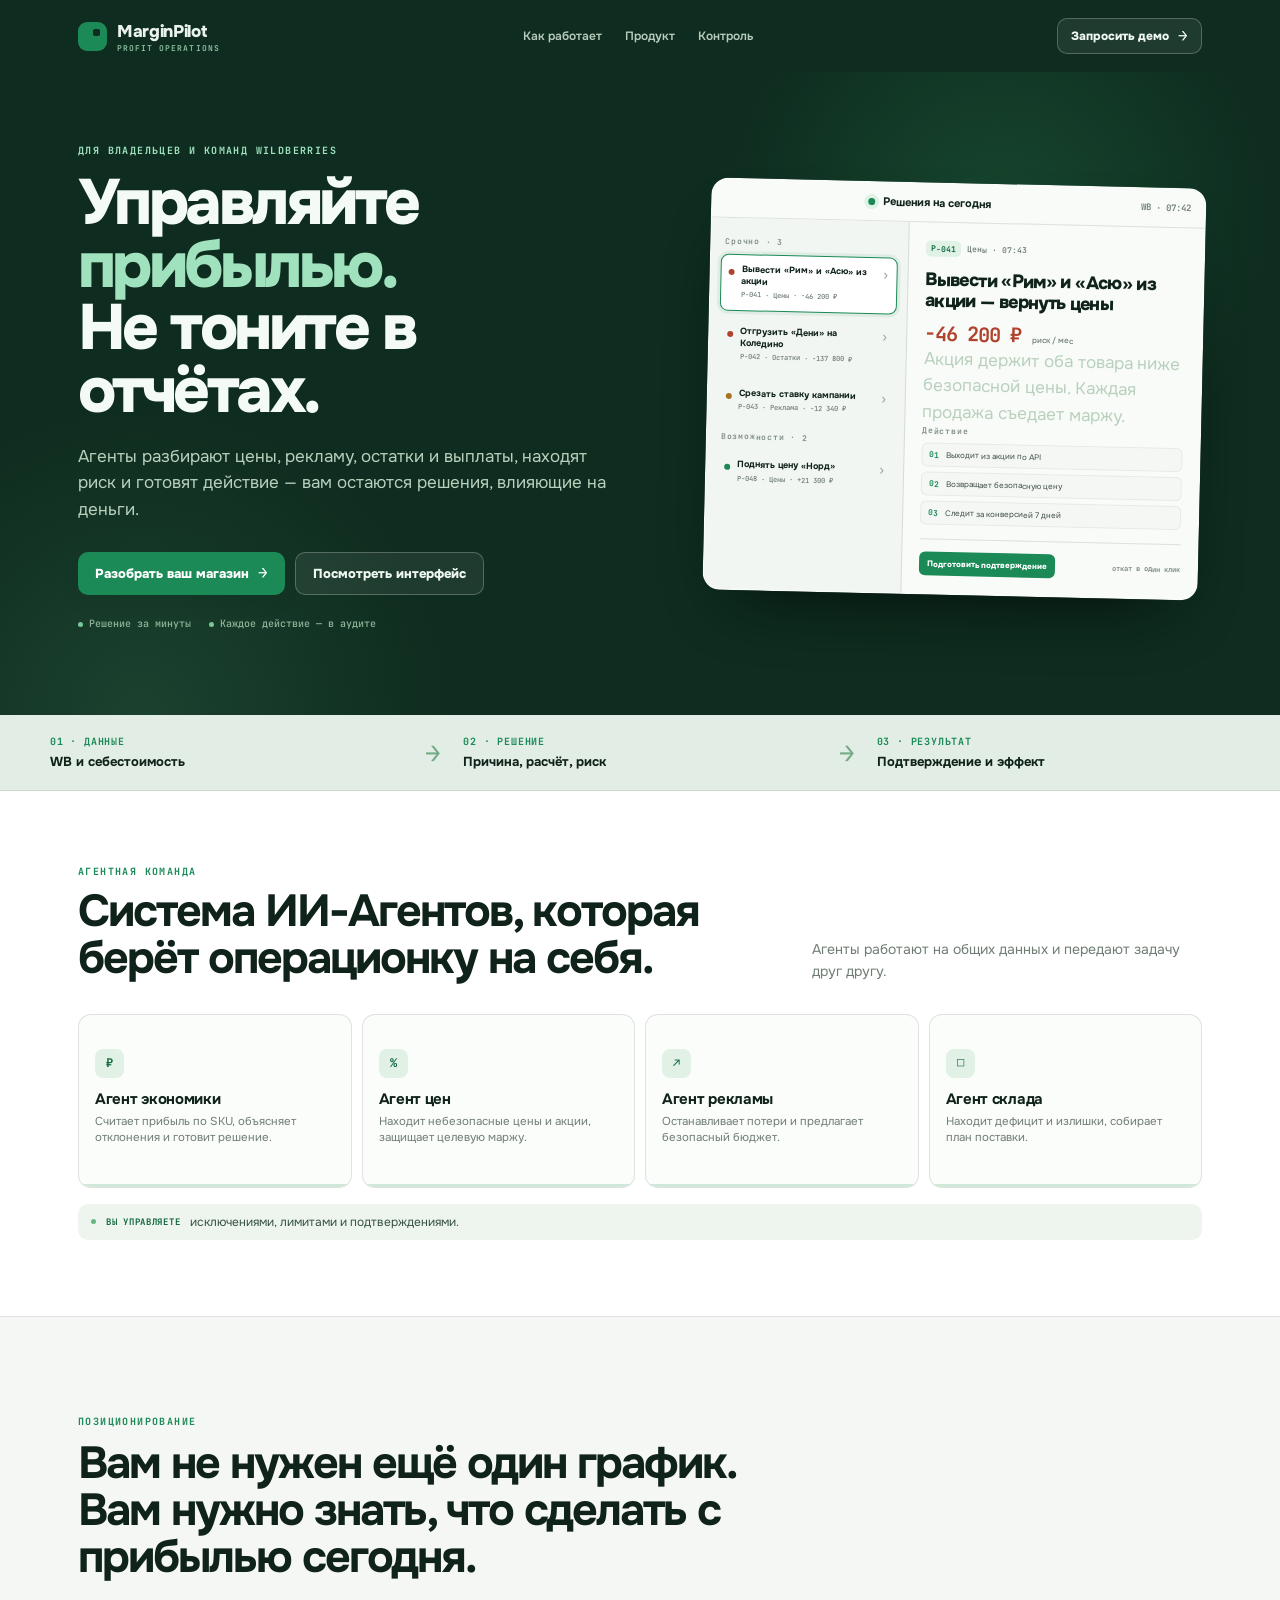
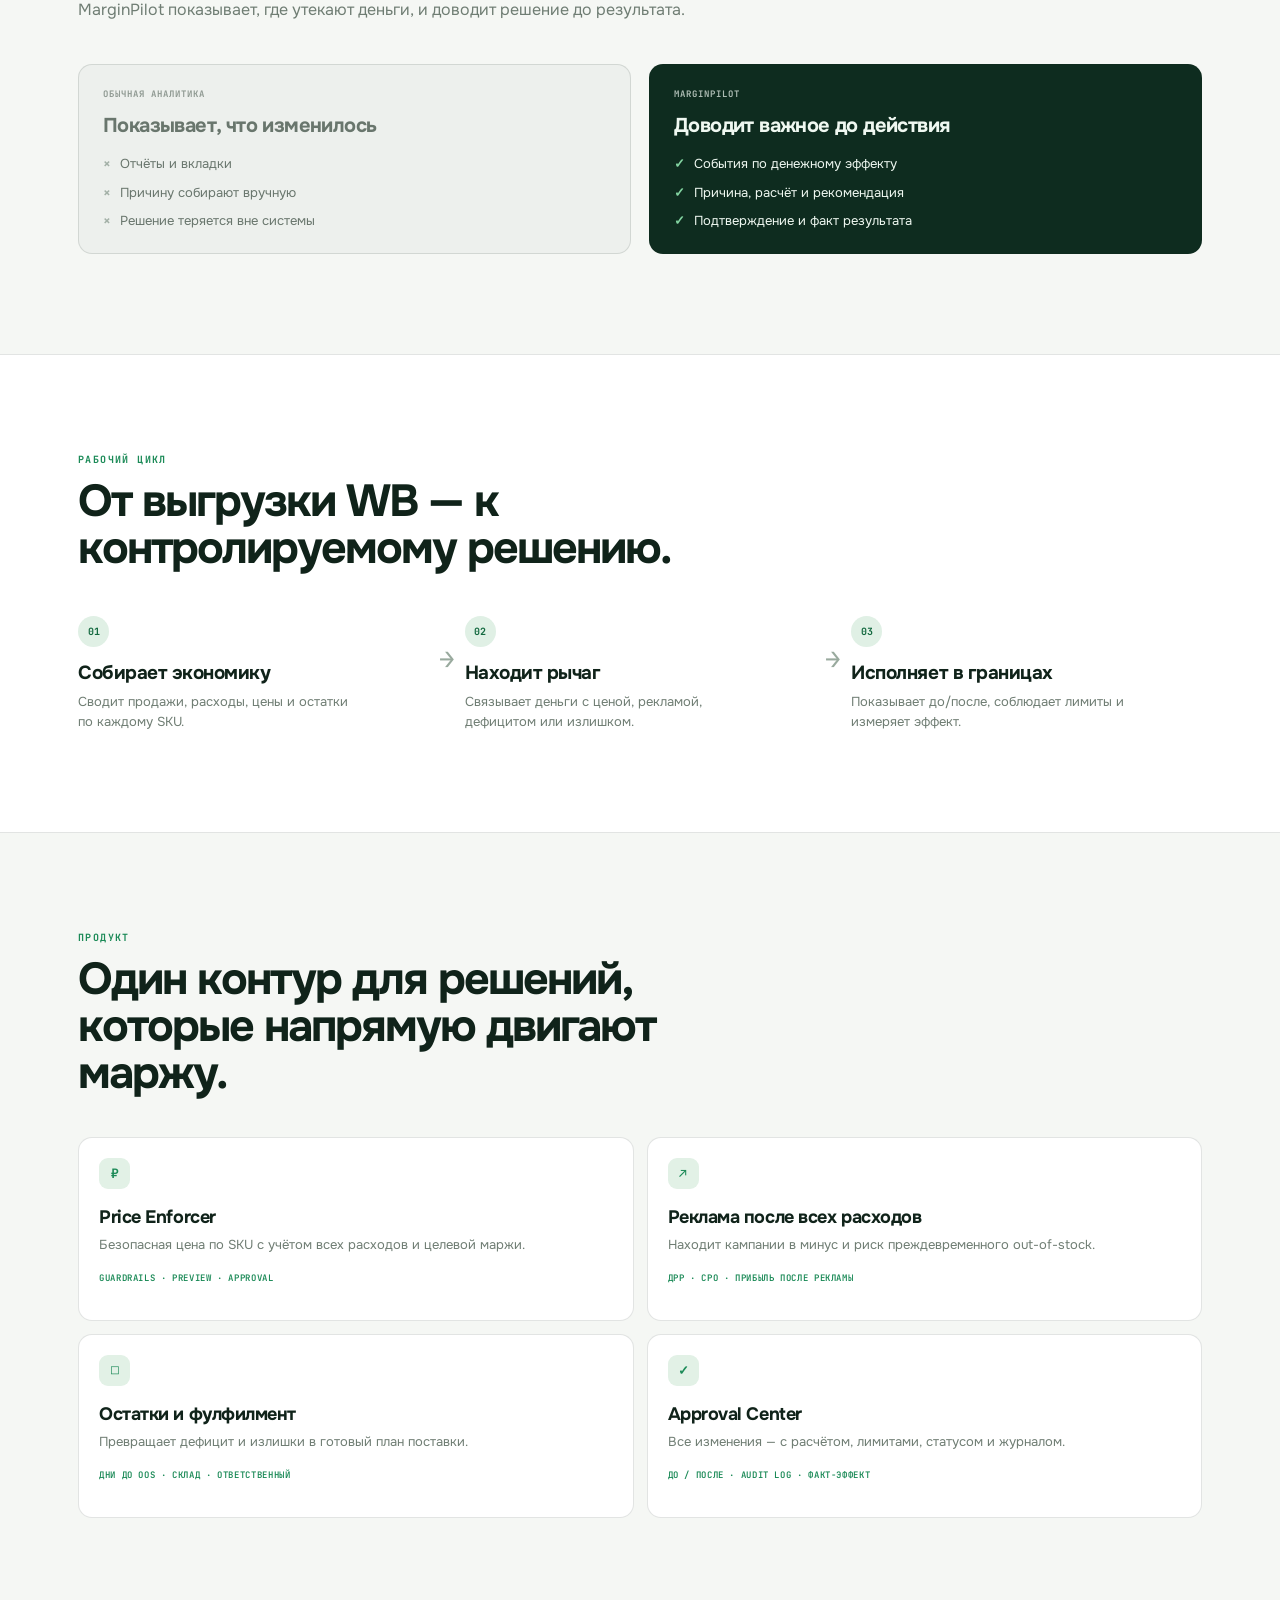
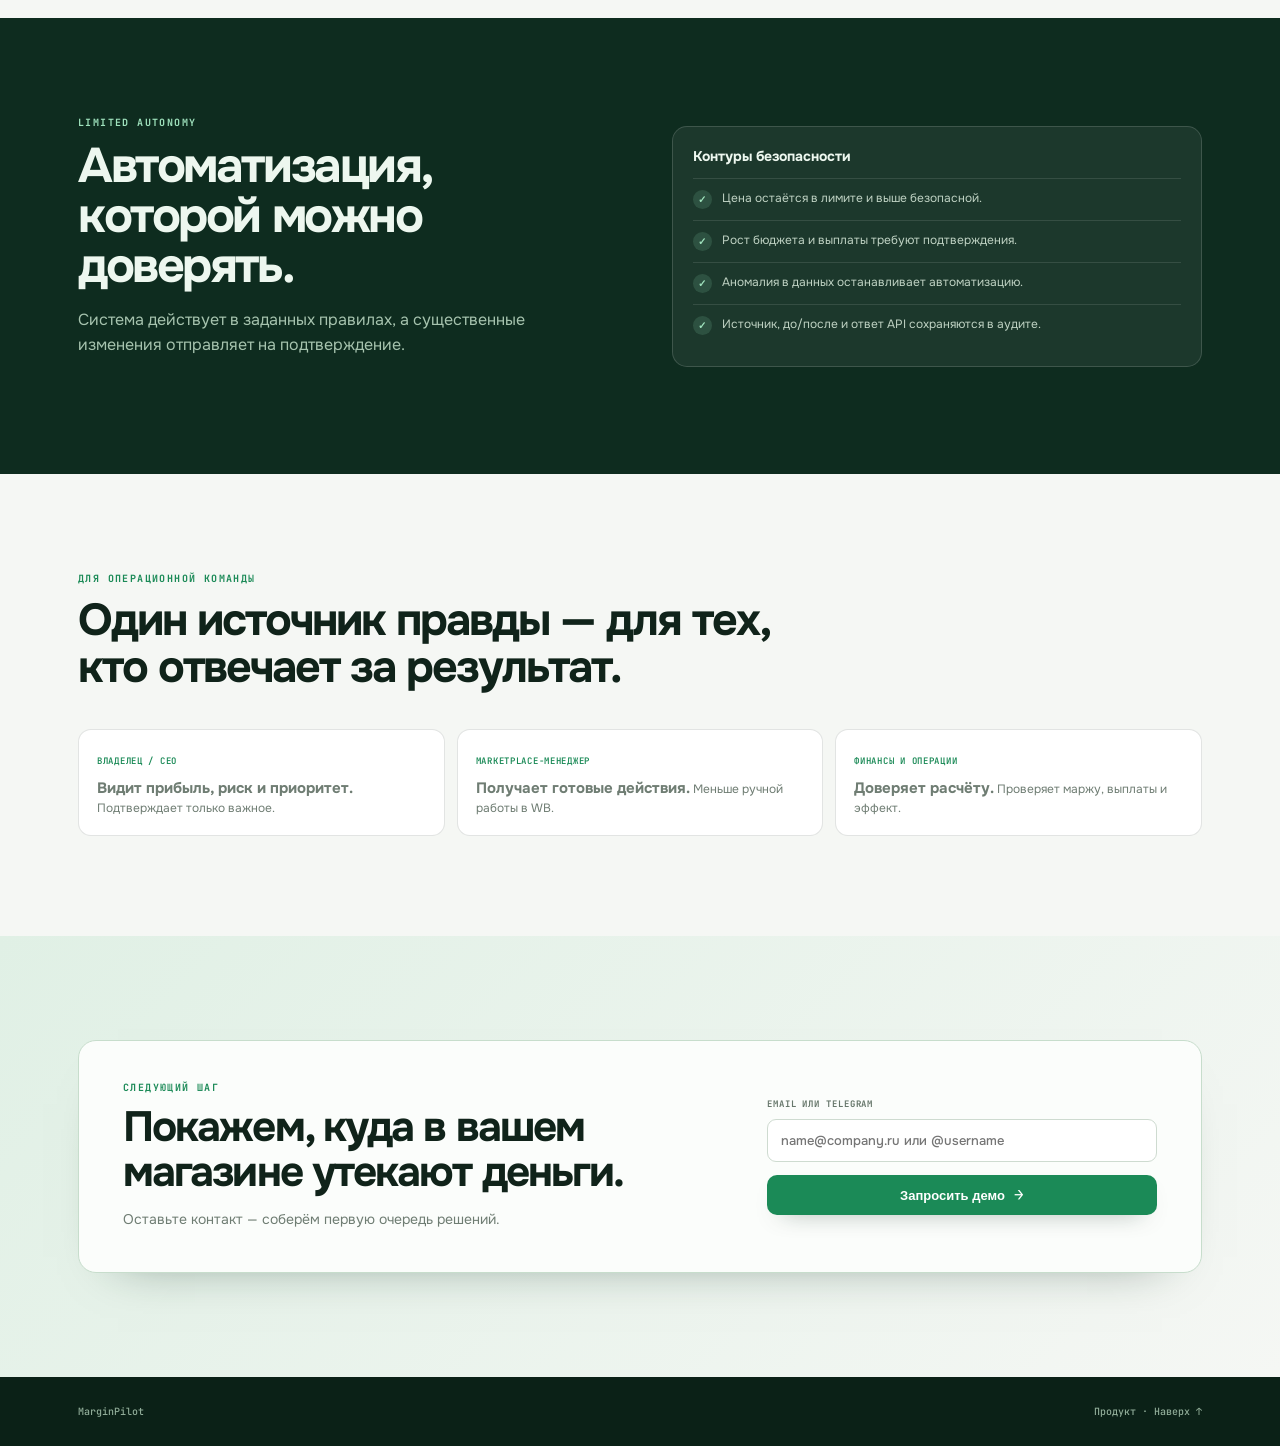
<file: index.html>
<!doctype html>
<html lang="ru">
<head>
  <meta charset="utf-8">
  <meta name="viewport" content="width=device-width, initial-scale=1">
  <meta name="description" content="MarginPilot — операционная система прибыли для продавцов Wildberries: расчёт, решение, подтверждение и измеримый результат.">
  <title>MarginPilot — операционная система прибыли на Wildberries</title>
  <link rel="preconnect" href="https://fonts.googleapis.com">
  <link rel="preconnect" href="https://fonts.gstatic.com" crossorigin>
  <link href="https://fonts.googleapis.com/css2?family=Onest:wght@400;500;600;700;800&family=JetBrains+Mono:wght@400;500;600;700&display=swap" rel="stylesheet">
  <style>
    :root{--ink:#10231a;--forest:#0e2c1f;--forest-2:#14402b;--mint:#9fe2bd;--green:#1b8a57;--green-2:#22a067;--paper:#f5f7f4;--white:#fff;--muted:#6f7d73;--line:rgba(16,35,26,.12);--danger:#b0432f;--amber:#a8731e;--mono:'JetBrains Mono',monospace;--sans:'Onest',sans-serif}
    *{box-sizing:border-box}html{scroll-behavior:smooth}body{margin:0;background:var(--paper);color:var(--ink);font-family:var(--sans);-webkit-font-smoothing:antialiased}a{color:inherit;text-decoration:none}.wrap{max-width:1180px;margin:0 auto;padding:0 28px}.eyebrow{font:700 10px/1 var(--mono);letter-spacing:.14em;text-transform:uppercase;color:var(--green)}.button{display:inline-flex;align-items:center;justify-content:center;gap:9px;border-radius:10px;padding:12px 17px;font-size:13px;font-weight:800;cursor:pointer;border:0;transition:transform .18s,background .18s,box-shadow .18s}.button:hover{transform:translateY(-2px)}.button-primary{background:var(--green);color:#fff;box-shadow:0 10px 24px -16px rgba(14,44,31,.7)}.button-primary:hover{background:var(--green-2)}.button-quiet{border:1px solid rgba(255,255,255,.24);background:rgba(255,255,255,.07);color:#eff8f1}.button-quiet:hover{background:rgba(255,255,255,.14)}.arrow{font:700 16px/1 var(--mono)}
    .nav{position:relative;z-index:3;background:var(--forest);color:#eaf2ec}.nav-in{height:72px;display:flex;align-items:center;justify-content:space-between;gap:24px}.brand{display:inline-flex;align-items:center;gap:10px;font-weight:800;font-size:17px;letter-spacing:-.02em}.brand-mark{position:relative;width:29px;height:29px;border-radius:9px;background:var(--green)}.brand-mark:after{content:'';position:absolute;right:7px;top:7px;width:7px;height:7px;border-radius:2px;background:var(--forest)}.brand small{font:600 8px/1 var(--mono);letter-spacing:.13em;color:#8fc4a5;text-transform:uppercase;display:block;margin-top:2px}.nav-links{display:flex;align-items:center;gap:23px;font-size:12px;font-weight:600;color:#b8ccbd}.nav-links a:hover{color:#fff}.nav .button{padding:9px 13px;font-size:12px}
    .hero{position:relative;overflow:hidden;background:var(--forest);color:#f4faf5;padding:74px 0 84px}.hero:before{content:'';position:absolute;inset:0;background:radial-gradient(circle at 78% 23%,rgba(49,145,91,.26),transparent 25%),radial-gradient(circle at 11% 100%,rgba(110,196,143,.14),transparent 24%);pointer-events:none}.hero-grid{position:relative;display:grid;grid-template-columns:minmax(0,1fr) 495px;gap:64px;align-items:center}.hero-copy{max-width:610px}.hero h1{font-size:clamp(40px,5vw,66px);line-height:.98;letter-spacing:-.055em;margin:16px 0 21px;font-weight:800}.hero h1 em{font-style:normal;color:var(--mint)}.hero p{max-width:530px;color:#b9d0bd;font-size:17px;line-height:1.55;margin:0}.hero-actions{display:flex;gap:10px;flex-wrap:wrap;margin-top:29px}.hero-foot{display:flex;gap:18px;flex-wrap:wrap;margin-top:22px;color:#8fb59a;font:500 10px/1.45 var(--mono)}.hero-foot span{display:flex;align-items:center;gap:6px}.hero-foot i{width:5px;height:5px;background:#79c894;border-radius:50%;display:inline-block}
    .pilot{background:#f8fbf8;color:var(--ink);border:1px solid rgba(255,255,255,.18);border-radius:17px;box-shadow:0 32px 70px -38px #020a05;overflow:hidden;transform:rotate(1.3deg);animation:float 5s ease-in-out infinite}.pilot-bar{display:flex;align-items:center;padding:12px 14px;border-bottom:1px solid var(--line);gap:8px}.pilot-dot{width:7px;height:7px;border-radius:50%;background:#1b8a57;box-shadow:0 0 0 4px #dff2e5}.pilot-bar b{font-size:11px}.pilot-bar span{margin-left:auto;font:600 9px var(--mono);color:var(--muted)}.pilot-main{display:grid;grid-template-columns:198px 1fr;min-height:370px}.pilot-list{background:#f2f6f2;border-right:1px solid var(--line);padding:10px}.pilot-group{font:700 8px var(--mono);letter-spacing:.1em;color:#829087;margin:8px 4px}.pilot-item{position:relative;display:flex;gap:7px;padding:9px 7px;margin-bottom:5px;border:1px solid transparent;border-radius:8px}.pilot-item.active{background:#fff;border-color:#1b8a57;box-shadow:0 0 0 3px rgba(27,138,87,.09)}.pilot-item:before{content:'';width:6px;height:6px;flex:none;margin-top:5px;border-radius:50%;background:var(--amber)}.pilot-item.critical:before{background:var(--danger)}.pilot-item.good:before{background:var(--green)}.pilot-item strong{display:block;font-size:9px;line-height:1.3}.pilot-item small{display:block;font:500 7px/1.5 var(--mono);color:var(--muted);margin-top:3px}.pilot-item .chev{margin-left:auto;font:500 12px var(--mono);color:#9aa79e}.pilot-detail{padding:18px 17px}.pilot-top{display:flex;align-items:center;gap:6px;font:600 8px var(--mono);color:var(--muted)}.pill{padding:3px 5px;border-radius:5px;background:#dff2e5;color:#13693f;font-weight:700}.pilot-title{font-size:18px;line-height:1.17;letter-spacing:-.035em;font-weight:800;margin:13px 0 9px}.pilot-effect{color:var(--danger);font:700 20px var(--mono);letter-spacing:-.06em}.pilot-effect small{font:500 8px var(--sans);letter-spacing:0;color:var(--muted)}.pilot-why{font-size:10px;line-height:1.45;color:#526057;margin:10px 0 13px}.pilot-label{font:700 8px var(--mono);letter-spacing:.1em;color:#829087}.steps{display:grid;gap:5px;margin-top:7px}.step{display:flex;gap:7px;align-items:center;background:#f4f7f4;border:1px solid rgba(16,35,26,.06);border-radius:6px;padding:6px 7px;font-size:8px;color:#435148}.step b{font:700 8px var(--mono);color:var(--green)}.pilot-cta{display:flex;justify-content:space-between;align-items:center;gap:7px;border-top:1px solid var(--line);padding-top:12px;margin-top:14px}.mini-btn{background:var(--green);color:#fff;border-radius:6px;padding:7px 8px;font-size:8px;font-weight:800}.pilot-cta small{font:500 7px var(--mono);color:var(--muted)}@keyframes float{50%{transform:rotate(1.3deg) translateY(-7px)}}
    .outcome{background:#e2eee5;border-bottom:1px solid #cbdcca}.outcome-in{display:grid;grid-template-columns:1fr auto 1fr auto 1fr;align-items:center;gap:22px;padding:20px 0}.outcome-piece b{display:block;font:700 10px var(--mono);letter-spacing:.08em;text-transform:uppercase;color:#1b8a57}.outcome-piece span{display:block;margin-top:5px;font-size:13px;font-weight:700}.outcome-arrow{color:#75aa87;font:500 26px var(--mono)}
    .agent-section{background:#fff;border-bottom:1px solid var(--line);padding:76px 0}.agent-head{display:flex;justify-content:space-between;gap:34px;align-items:end}.agent-head h2{font-size:clamp(29px,3.5vw,45px);line-height:1.04;letter-spacing:-.045em;max-width:670px;margin:12px 0 0}.agent-head p{max-width:390px;margin:0;color:var(--muted);font-size:14px;line-height:1.55}.agent-grid{display:grid;grid-template-columns:repeat(4,1fr);gap:10px;margin-top:31px}.agent{min-height:174px;border:1px solid var(--line);border-radius:13px;padding:16px;background:#fbfdfb;position:relative;overflow:hidden}.agent:after{content:'';position:absolute;left:0;right:0;bottom:0;height:3px;background:#cfe8d7;transition:background .2s}.agent:hover:after{background:var(--green)}.agent-state{display:flex;align-items:center;gap:6px;color:#4e7a5f;font:700 8px var(--mono);letter-spacing:.08em;text-transform:uppercase}.agent-state i{width:6px;height:6px;border-radius:50%;background:#1b8a57;box-shadow:0 0 0 3px #e4f4e8}.agent-icon{margin-top:18px;width:29px;height:29px;display:grid;place-items:center;border-radius:8px;background:#e2f1e6;color:#13693f;font:700 12px var(--mono)}.agent h3{font-size:15px;margin:11px 0 5px;letter-spacing:-.02em}.agent p{font-size:11.5px;line-height:1.45;color:var(--muted);margin:0}.agent-rail{display:flex;align-items:center;gap:10px;margin-top:16px;border-radius:10px;background:#eef5ef;padding:10px 13px;color:#355242;font-size:12px}.agent-rail b{font:700 9px var(--mono);letter-spacing:.08em;color:#13693f;text-transform:uppercase}.agent-rail span{width:5px;height:5px;border-radius:50%;background:#65b884;flex:none}
    section{padding:100px 0}.intro{max-width:720px}.intro h2{font-size:clamp(29px,3.5vw,46px);line-height:1.05;letter-spacing:-.045em;margin:13px 0 0}.intro p{font-size:16px;line-height:1.55;color:var(--muted);max-width:610px;margin:17px 0 0}.compare{display:grid;grid-template-columns:1fr 1fr;gap:18px;margin-top:42px}.compare-card{border-radius:14px;padding:23px 24px;border:1px solid var(--line)}.compare-card.dim{background:#edf0ed;color:#69766d}.compare-card.live{background:var(--forest);color:#eff8f1}.compare-kicker{font:700 9px var(--mono);letter-spacing:.11em;text-transform:uppercase;opacity:.7}.compare-card h3{font-size:20px;letter-spacing:-.03em;margin:13px 0 17px}.compare-list{display:grid;gap:10px;font-size:13px;line-height:1.4}.compare-list div{display:flex;gap:9px}.compare-list span{font:700 13px var(--mono);color:#a3b0a7}.live .compare-list span{color:#83d5a2}
    .workflow{background:#fff;border-top:1px solid var(--line);border-bottom:1px solid var(--line)}.workflow-grid{display:grid;grid-template-columns:repeat(3,1fr);gap:36px;margin-top:44px}.flow{position:relative}.flow:not(:last-child):after{content:'→';position:absolute;right:-26px;top:25px;color:#99aa9e;font:500 26px var(--mono)}.flow-num{display:inline-flex;align-items:center;justify-content:center;width:31px;height:31px;border-radius:50%;background:#e0f0e5;color:#13693f;font:700 10px var(--mono)}.flow h3{font-size:19px;letter-spacing:-.025em;margin:14px 0 7px}.flow p{font-size:13px;line-height:1.55;color:var(--muted);margin:0;max-width:280px}
    .modules-grid{display:grid;grid-template-columns:repeat(2,1fr);gap:13px;margin-top:40px}.module{min-height:184px;border:1px solid var(--line);border-radius:14px;padding:20px;transition:transform .2s,border-color .2s,box-shadow .2s;background:#fff}.module:hover{transform:translateY(-4px);border-color:#75b88d;box-shadow:0 17px 30px -24px rgba(14,44,31,.5)}.module-icon{display:flex;align-items:center;justify-content:center;width:31px;height:31px;border-radius:9px;background:#e2f1e6;color:var(--green);font:700 13px var(--mono)}.module h3{margin:17px 0 7px;font-size:18px;letter-spacing:-.025em}.module p{margin:0;color:var(--muted);font-size:13px;line-height:1.5}.module small{display:block;color:#1b8a57;font:600 9px var(--mono);letter-spacing:.07em;text-transform:uppercase;margin-top:17px}
    .trust{background:var(--forest);color:#edf7ef;overflow:hidden}.trust-grid{display:grid;grid-template-columns:1fr 1.02fr;gap:74px;align-items:center}.trust h2{font-size:clamp(30px,3.8vw,49px);line-height:1.02;letter-spacing:-.05em;margin:14px 0 0}.trust p{color:#a6c3ae;line-height:1.55;font-size:16px;max-width:500px;margin-top:17px}.safety-card{border:1px solid rgba(255,255,255,.15);border-radius:15px;background:rgba(255,255,255,.06);padding:20px}.safety-card h3{font-size:14px;margin:0 0 13px}.safety-row{display:flex;gap:10px;padding:11px 0;border-top:1px solid rgba(255,255,255,.11);font-size:12px;line-height:1.4;color:#bfd2c3}.safety-row i{width:19px;height:19px;display:inline-flex;align-items:center;justify-content:center;flex:none;border-radius:50%;background:rgba(127,197,158,.18);color:#9fe2bd;font:700 10px var(--mono);font-style:normal}.roles{display:grid;grid-template-columns:repeat(3,1fr);gap:12px;margin-top:38px}.role{background:#fff;border:1px solid var(--line);border-radius:13px;padding:18px}.role b{font-size:15px}.role p{color:var(--muted);font-size:12px;line-height:1.5;margin:8px 0 0}.role span{font:600 9px var(--mono);color:var(--green);letter-spacing:.08em;text-transform:uppercase}
    .cta{padding:104px 0;background:linear-gradient(135deg,#e0f0e5,#f5f7f4)}.cta-box{display:grid;grid-template-columns:1fr 390px;gap:48px;align-items:center;border:1px solid #c7ddcc;background:#fbfdfb;border-radius:18px;padding:42px 44px;box-shadow:0 24px 50px -40px rgba(14,44,31,.55)}.cta h2{font-size:clamp(29px,3.3vw,43px);line-height:1.05;letter-spacing:-.045em;margin:12px 0 0}.cta p{color:var(--muted);font-size:14px;line-height:1.5;margin:15px 0 0;max-width:500px}.form{display:grid;gap:9px}.form label{font:700 9px var(--mono);letter-spacing:.1em;text-transform:uppercase;color:#67776b}.form input{border:1px solid #cedbd0;background:#fff;border-radius:9px;padding:12px 13px;font:500 13px var(--sans);color:var(--ink);outline:none}.form input:focus{border-color:#1b8a57;box-shadow:0 0 0 3px rgba(27,138,87,.12)}.form .button{margin-top:4px}.form-note{min-height:18px;font-size:11px;line-height:1.4;color:#4d775d}.form-note:empty{display:none}.footer{background:#0b2117;color:#91ad99;padding:28px 0}.footer-in{display:flex;justify-content:space-between;align-items:center;gap:20px;font:500 10px var(--mono)}.footer a:hover{color:#dff2e5}
    @media(max-width:980px){.hero-grid{grid-template-columns:1fr;gap:45px}.pilot{max-width:570px;width:100%;justify-self:center}.trust-grid,.cta-box{grid-template-columns:1fr;gap:34px}.cta-box{max-width:650px;margin:auto}.outcome-in{gap:14px}.workflow-grid{gap:24px}.flow:not(:last-child):after{right:-18px}.nav-links{display:none}.agent-head{align-items:start;flex-direction:column}.agent-grid{grid-template-columns:repeat(2,1fr)}}
    @media(max-width:640px){.wrap{padding:0 18px}.nav-in{height:62px}.nav .button{padding:8px 10px}.hero{padding:52px 0 60px}.hero h1{font-size:42px}.hero p{font-size:15px}.pilot{transform:none}.pilot-main{grid-template-columns:142px 1fr;min-height:337px}.pilot-list{padding:7px}.pilot-item{padding:7px 5px}.pilot-item strong{font-size:8px}.pilot-detail{padding:14px 12px}.pilot-title{font-size:15px}.pilot-effect{font-size:17px}.pilot-why{font-size:9px}.outcome-in{grid-template-columns:1fr;gap:12px;padding:22px 0}.outcome-arrow{display:none}.agent-section{padding:58px 0}.agent-grid{grid-template-columns:1fr}.agent{min-height:144px}.agent-icon{margin-top:13px}section{padding:70px 0}.compare,.modules-grid,.roles{grid-template-columns:1fr}.workflow-grid{grid-template-columns:1fr;gap:29px}.flow:not(:last-child):after{content:'↓';right:auto;left:2px;top:auto;bottom:-29px}.cta{padding:70px 0}.cta-box{padding:28px 23px}.footer-in{align-items:flex-start;flex-direction:column}.hero-foot{gap:9px}.button{width:100%}.hero-actions{display:grid}.safety-card{padding:16px}}
  </style>
</head>
<body>
  <header class="nav">
    <div class="wrap nav-in">
      <a class="brand" href="#top" aria-label="MarginPilot — на главную"><span class="brand-mark"></span><span>MarginPilot<small>profit operations</small></span></a>
      <nav class="nav-links" aria-label="Навигация"><a href="#how">Как работает</a><a href="#modules">Продукт</a><a href="#safety">Контроль</a></nav>
      <a class="button button-quiet" href="#demo">Запросить демо <span class="arrow">→</span></a>
    </div>
  </header>

  <main id="top">
    <section class="hero">
      <div class="wrap hero-grid">
        <div class="hero-copy">
          <div class="eyebrow" style="color:#9fe2bd">Для владельцев и команд Wildberries</div>
          <h1>Управляйте <em>прибылью.</em><br>Не тоните в отчётах.</h1>
          <p>Агенты разбирают цены, рекламу, остатки и выплаты, находят риск и готовят действие — вам остаются решения, влияющие на деньги.</p>
          <div class="hero-actions"><a class="button button-primary" href="#demo">Разобрать ваш магазин <span class="arrow">→</span></a><a class="button button-quiet" href="./dashboard/">Посмотреть интерфейс</a></div>
          <div class="hero-foot"><span><i></i>Решение за минуты</span><span><i></i>Каждое действие — в аудите</span></div>
        </div>
        <div class="pilot" aria-label="Пример очереди решений MarginPilot">
          <div class="pilot-bar"><span class="pilot-dot"></span><b>Решения на сегодня</b><span>WB · 07:42</span></div>
          <div class="pilot-main">
            <div class="pilot-list">
              <div class="pilot-group">Срочно · 3</div>
              <div class="pilot-item critical active"><div><strong>Вывести «Рим» и «Асю» из акции</strong><small>Р-041 · Цены · −46 200 ₽</small></div><span class="chev">›</span></div>
              <div class="pilot-item critical"><div><strong>Отгрузить «Дени» на Коледино</strong><small>Р-042 · Остатки · −137 800 ₽</small></div><span class="chev">›</span></div>
              <div class="pilot-item"><div><strong>Срезать ставку кампании</strong><small>Р-043 · Реклама · −12 340 ₽</small></div><span class="chev">›</span></div>
              <div class="pilot-group">Возможности · 2</div>
              <div class="pilot-item good"><div><strong>Поднять цену «Норд»</strong><small>Р-048 · Цены · +21 300 ₽</small></div><span class="chev">›</span></div>
            </div>
            <div class="pilot-detail">
              <div class="pilot-top"><span class="pill">Р-041</span><span>Цены · 07:43</span></div>
              <div class="pilot-title">Вывести «Рим» и «Асю» из акции — вернуть цены</div>
              <div class="pilot-effect">−46 200 ₽ <small>риск / мес</small></div>
              <p class="pilot-why">Акция держит оба товара ниже безопасной цены. Каждая продажа съедает маржу.</p>
              <div class="pilot-label">Действие</div>
              <div class="steps"><div class="step"><b>01</b>Выходит из акции по API</div><div class="step"><b>02</b>Возвращает безопасную цену</div><div class="step"><b>03</b>Следит за конверсией 7 дней</div></div>
              <div class="pilot-cta"><span class="mini-btn">Подготовить подтверждение</span><small>откат в один клик</small></div>
            </div>
          </div>
        </div>
      </div>
    </section>

    <div class="outcome"><div class="wrap outcome-in"><div class="outcome-piece"><b>01 · данные</b><span>WB и себестоимость</span></div><div class="outcome-arrow">→</div><div class="outcome-piece"><b>02 · решение</b><span>Причина, расчёт, риск</span></div><div class="outcome-arrow">→</div><div class="outcome-piece"><b>03 · результат</b><span>Подтверждение и эффект</span></div></div></div>

    <section class="agent-section"><div class="wrap"><div class="agent-head"><div><div class="eyebrow">Агентная команда</div><h2>Система ИИ-Агентов, которая берёт операционку на себя.</h2></div><p>Агенты работают на общих данных и передают задачу друг другу.</p></div><div class="agent-grid"><article class="agent"><div class="agent-icon">₽</div><h3>Агент экономики</h3><p>Считает прибыль по SKU, объясняет отклонения и готовит решение.</p></article><article class="agent"><div class="agent-icon">%</div><h3>Агент цен</h3><p>Находит небезопасные цены и акции, защищает целевую маржу.</p></article><article class="agent"><div class="agent-icon">↗</div><h3>Агент рекламы</h3><p>Останавливает потери и предлагает безопасный бюджет.</p></article><article class="agent"><div class="agent-icon">□</div><h3>Агент склада</h3><p>Находит дефицит и излишки, собирает план поставки.</p></article></div><div class="agent-rail"><span></span><b>Вы управляете</b> исключениями, лимитами и подтверждениями.</div></div></section>

    <section><div class="wrap"><div class="intro"><div class="eyebrow">Позиционирование</div><h2>Вам не нужен ещё один график. Вам нужно знать, что сделать с прибылью сегодня.</h2><p>MarginPilot показывает, где утекают деньги, и доводит решение до результата.</p></div>
      <div class="compare"><article class="compare-card dim"><div class="compare-kicker">Обычная аналитика</div><h3>Показывает, что изменилось</h3><div class="compare-list"><div><span>×</span>Отчёты и вкладки</div><div><span>×</span>Причину собирают вручную</div><div><span>×</span>Решение теряется вне системы</div></div></article><article class="compare-card live"><div class="compare-kicker">MarginPilot</div><h3>Доводит важное до действия</h3><div class="compare-list"><div><span>✓</span>События по денежному эффекту</div><div><span>✓</span>Причина, расчёт и рекомендация</div><div><span>✓</span>Подтверждение и факт результата</div></div></article></div>
    </div></section>

    <section class="workflow" id="how"><div class="wrap"><div class="intro"><div class="eyebrow">Рабочий цикл</div><h2>От выгрузки WB — к контролируемому решению.</h2></div><div class="workflow-grid"><article class="flow"><span class="flow-num">01</span><h3>Собирает экономику</h3><p>Сводит продажи, расходы, цены и остатки по каждому SKU.</p></article><article class="flow"><span class="flow-num">02</span><h3>Находит рычаг</h3><p>Связывает деньги с ценой, рекламой, дефицитом или излишком.</p></article><article class="flow"><span class="flow-num">03</span><h3>Исполняет в границах</h3><p>Показывает до/после, соблюдает лимиты и измеряет эффект.</p></article></div></div></section>

    <section id="modules"><div class="wrap"><div class="intro"><div class="eyebrow">Продукт</div><h2>Один контур для решений, которые напрямую двигают маржу.</h2></div><div class="modules-grid"><article class="module"><div class="module-icon">₽</div><h3>Price Enforcer</h3><p>Безопасная цена по SKU с учётом всех расходов и целевой маржи.</p><small>Guardrails · preview · approval</small></article><article class="module"><div class="module-icon">↗</div><h3>Реклама после всех расходов</h3><p>Находит кампании в минус и риск преждевременного out-of-stock.</p><small>ДРР · CPO · прибыль после рекламы</small></article><article class="module"><div class="module-icon">□</div><h3>Остатки и фулфилмент</h3><p>Превращает дефицит и излишки в готовый план поставки.</p><small>Дни до OOS · склад · ответственный</small></article><article class="module"><div class="module-icon">✓</div><h3>Approval Center</h3><p>Все изменения — с расчётом, лимитами, статусом и журналом.</p><small>До / после · audit log · факт-эффект</small></article></div></div></section>

    <section class="trust" id="safety"><div class="wrap trust-grid"><div><div class="eyebrow" style="color:#9fe2bd">Limited autonomy</div><h2>Автоматизация, которой можно доверять.</h2><p>Система действует в заданных правилах, а существенные изменения отправляет на подтверждение.</p></div><div class="safety-card"><h3>Контуры безопасности</h3><div class="safety-row"><i>✓</i>Цена остаётся в лимите и выше безопасной.</div><div class="safety-row"><i>✓</i>Рост бюджета и выплаты требуют подтверждения.</div><div class="safety-row"><i>✓</i>Аномалия в данных останавливает автоматизацию.</div><div class="safety-row"><i>✓</i>Источник, до/после и ответ API сохраняются в аудите.</div></div></div></section>

    <section><div class="wrap"><div class="intro"><div class="eyebrow">Для операционной команды</div><h2>Один источник правды — для тех, кто отвечает за результат.</h2></div><div class="roles"><article class="role"><span>Владелец / CEO</span><p><b>Видит прибыль, риск и приоритет.</b> Подтверждает только важное.</p></article><article class="role"><span>Marketplace-менеджер</span><p><b>Получает готовые действия.</b> Меньше ручной работы в WB.</p></article><article class="role"><span>Финансы и операции</span><p><b>Доверяет расчёту.</b> Проверяет маржу, выплаты и эффект.</p></article></div></div></section>

    <section class="cta" id="demo"><div class="wrap"><div class="cta-box"><div><div class="eyebrow">Следующий шаг</div><h2>Покажем, куда в вашем магазине утекают деньги.</h2><p>Оставьте контакт — соберём первую очередь решений.</p></div><form class="form" id="demo-form"><label for="contact">Email или Telegram</label><input id="contact" name="contact" type="text" required placeholder="name@company.ru или @username"><button class="button button-primary" type="submit">Запросить демо <span class="arrow">→</span></button><div class="form-note" id="form-note" aria-live="polite"></div></form></div></div></section>
  </main>
  <footer class="footer"><div class="wrap footer-in"><span>MarginPilot</span><span><a href="#modules">Продукт</a> · <a href="#top">Наверх ↑</a></span></div></footer>
  <script>
    document.getElementById('demo-form').addEventListener('submit', function(event) {
      event.preventDefault();
      const contact = this.elements.contact.value.trim();
      const note = document.getElementById('form-note');
      note.textContent = contact ? 'Спасибо — заявка подготовлена. Мы свяжемся, чтобы разобрать ваш магазин.' : 'Укажите контакт для связи.';
      if (contact) this.reset();
    });
  </script>
</body>
</html>
</file>
